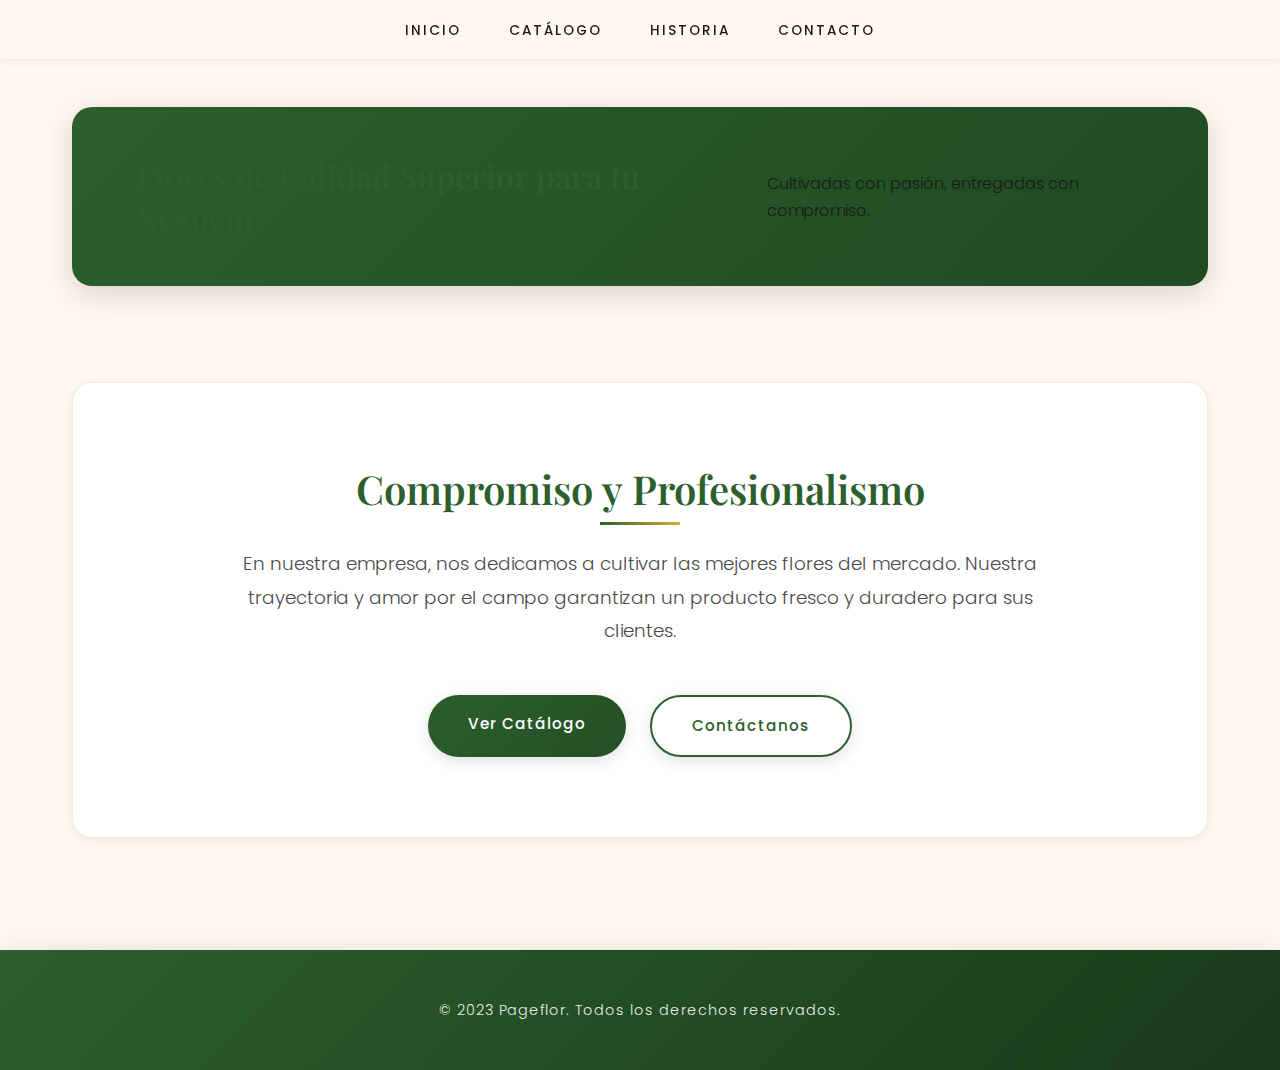
<file: index.html>
<!DOCTYPE html>
<html lang="es">

<head>
    <meta charset="UTF-8">
    <meta name="viewport" content="width=device-width, initial-scale=1.0">
    <title>Pageflor - Flores al por mayor</title>
    <link rel="stylesheet" href="css/styles.css">
</head>

<body>
    <header>
        <nav>
            <ul>
                <li><a href="index.html">Inicio</a></li>
                <li><a href="catalogo.html">Catálogo</a></li>
                <li><a href="historia.html">Historia</a></li>
                <li><a href="contacto.html">Contacto</a></li>
            </ul>
        </nav>
    </header>
    <main>
        <section class="hero">

            <h1>Flores de Calidad Superior para tu Negocio</h1>
            <p>Cultivadas con pasión, entregadas con compromiso.</p>
        </section>
        <section class="intro">
            <h2>Compromiso y Profesionalismo</h2>
            <p>En nuestra empresa, nos dedicamos a cultivar las mejores flores del mercado. Nuestra trayectoria y amor
                por el
                campo garantizan un producto fresco y duradero para sus clientes.</p>
            <div class="cta-container">
                <a href="catalogo.html" class="btn">Ver Catálogo</a>
                <a href="contacto.html" class="btn btn-secondary">Contáctanos</a>
            </div>
        </section>
    </main>
    <footer>
        <p>&copy; 2023 Pageflor. Todos los derechos reservados.</p>
    </footer>
</body>

</html>
</file>
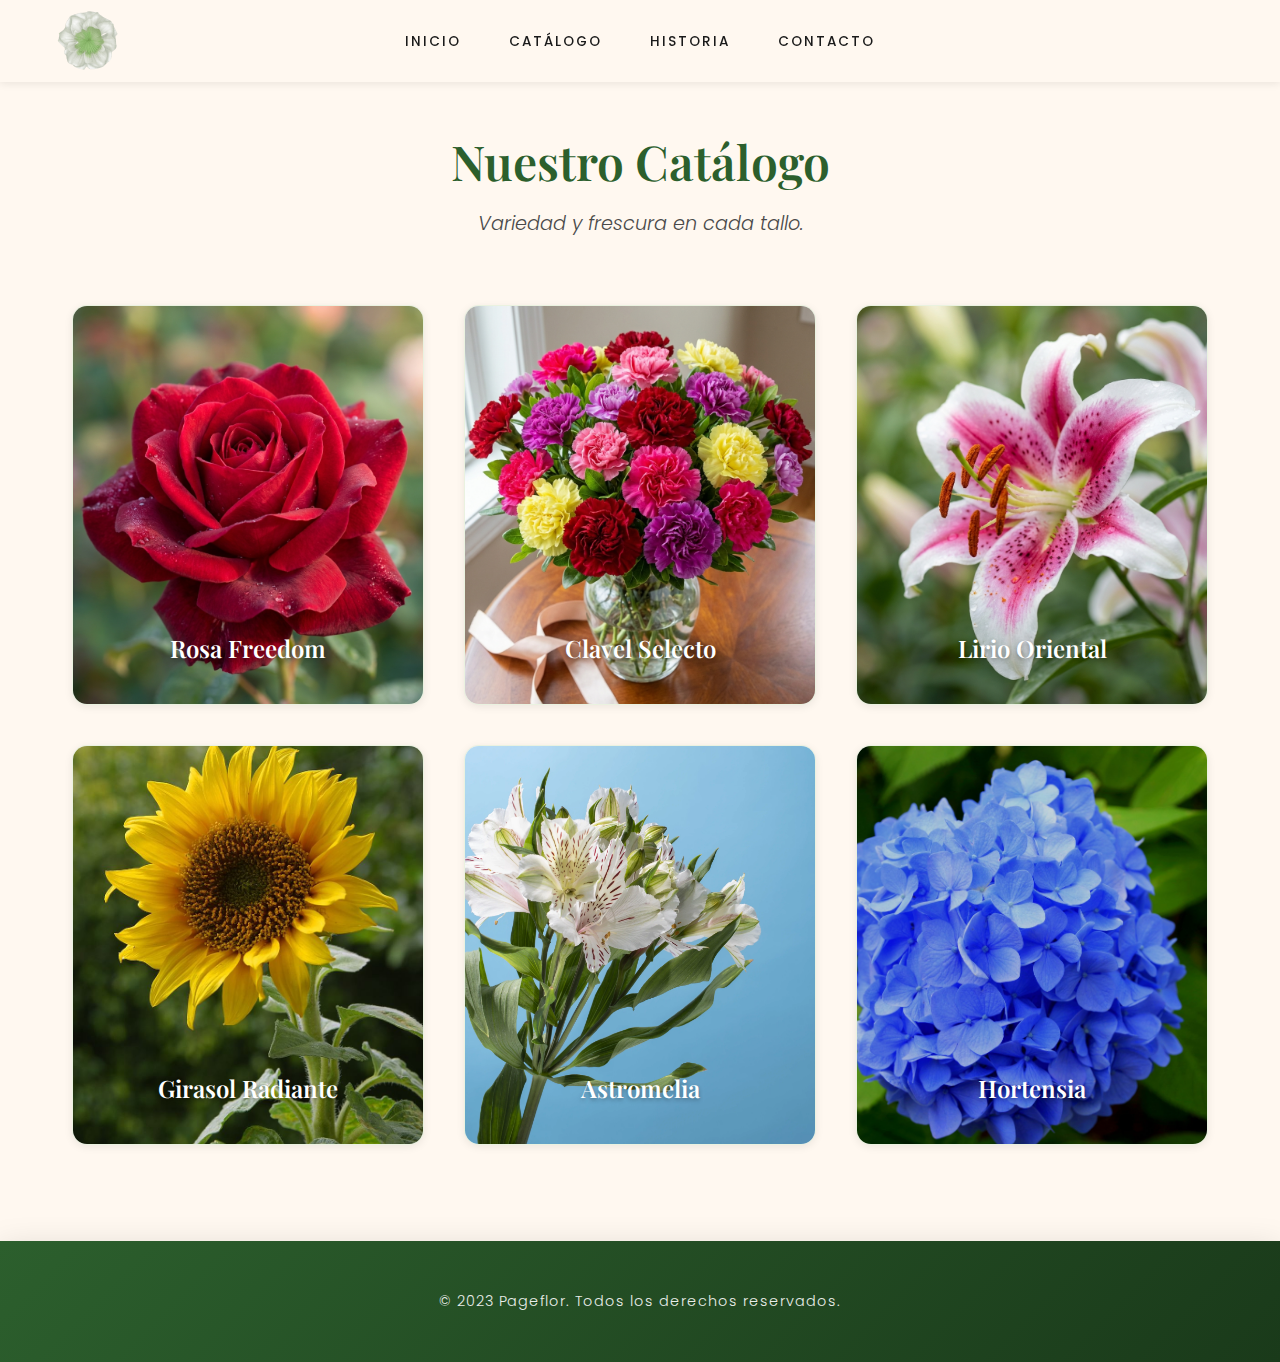
<file: catalogo.html>
<!DOCTYPE html>
<html lang="es">

<head>
    <meta charset="UTF-8">
    <meta name="viewport" content="width=device-width, initial-scale=1.0">
    <title>Catálogo - Pageflor</title>
    <link rel="stylesheet" href="css/styles.css">
</head>

<body>
    <header>
        <div class="header-container">
            <img src="img/Imagen de WhatsApp 2025-12-07 a las 14.24.19_942c1f52.png" alt="Pageflor Logo" class="logo">
            <nav>
                <ul>
                    <li><a href="index.html">Inicio</a></li>
                    <li><a href="catalogo.html">Catálogo</a></li>
                    <li><a href="historia.html">Historia</a></li>
                    <li><a href="contacto.html">Contacto</a></li>
                </ul>
            </nav>
        </div>
    </header>
    <main>
        <section class="catalogo-header">
            <h2>Nuestro Catálogo</h2>
            <p>Variedad y frescura en cada tallo.</p>
        </section>
        <section class="catalogo-grid">
            <article class="flor-card">
                <img src="img/rosa_freedom.png" alt="Rosa Freedom" class="flor-img">
                <h3>Rosa Freedom</h3>
                <p>El clásico rojo intenso, símbolo de elegancia.</p>
            </article>
            <article class="flor-card">
                <img src="img/clavel_selecto.png" alt="Clavel Selecto" class="flor-img">
                <h3>Clavel Selecto</h3>
                <p>Durabilidad y colores vibrantes para cualquier arreglo.</p>
            </article>
            <article class="flor-card">
                <img src="img/lirio_oriental.png" alt="Lirio Oriental" class="flor-img">
                <h3>Lirio Oriental</h3>
                <p>Aroma y presencia que cautivan.</p>
            </article>
            <article class="flor-card">
                <img src="img/girasol.jpg" alt="Girasol Radiante" class="flor-img">
                <h3>Girasol Radiante</h3>
                <p>Energía y luz en cada pétalo.</p>
            </article>
            <article class="flor-card">
                <img src="img/astromelia.webp" alt="Astromelia" class="flor-img">
                <h3>Astromelia</h3>
                <p>Versatilidad y belleza duradera.</p>
            </article>
            <article class="flor-card">
                <img src="img/hortencia.jpg" alt="Hortensia" class="flor-img">
                <h3>Hortensia</h3>
                <p>Volumen y delicadeza en tonos pastel.</p>
            </article>
        </section>
    </main>
    <footer>
        <p>&copy; 2023 Pageflor. Todos los derechos reservados.</p>
    </footer>
</body>

</html>
</file>
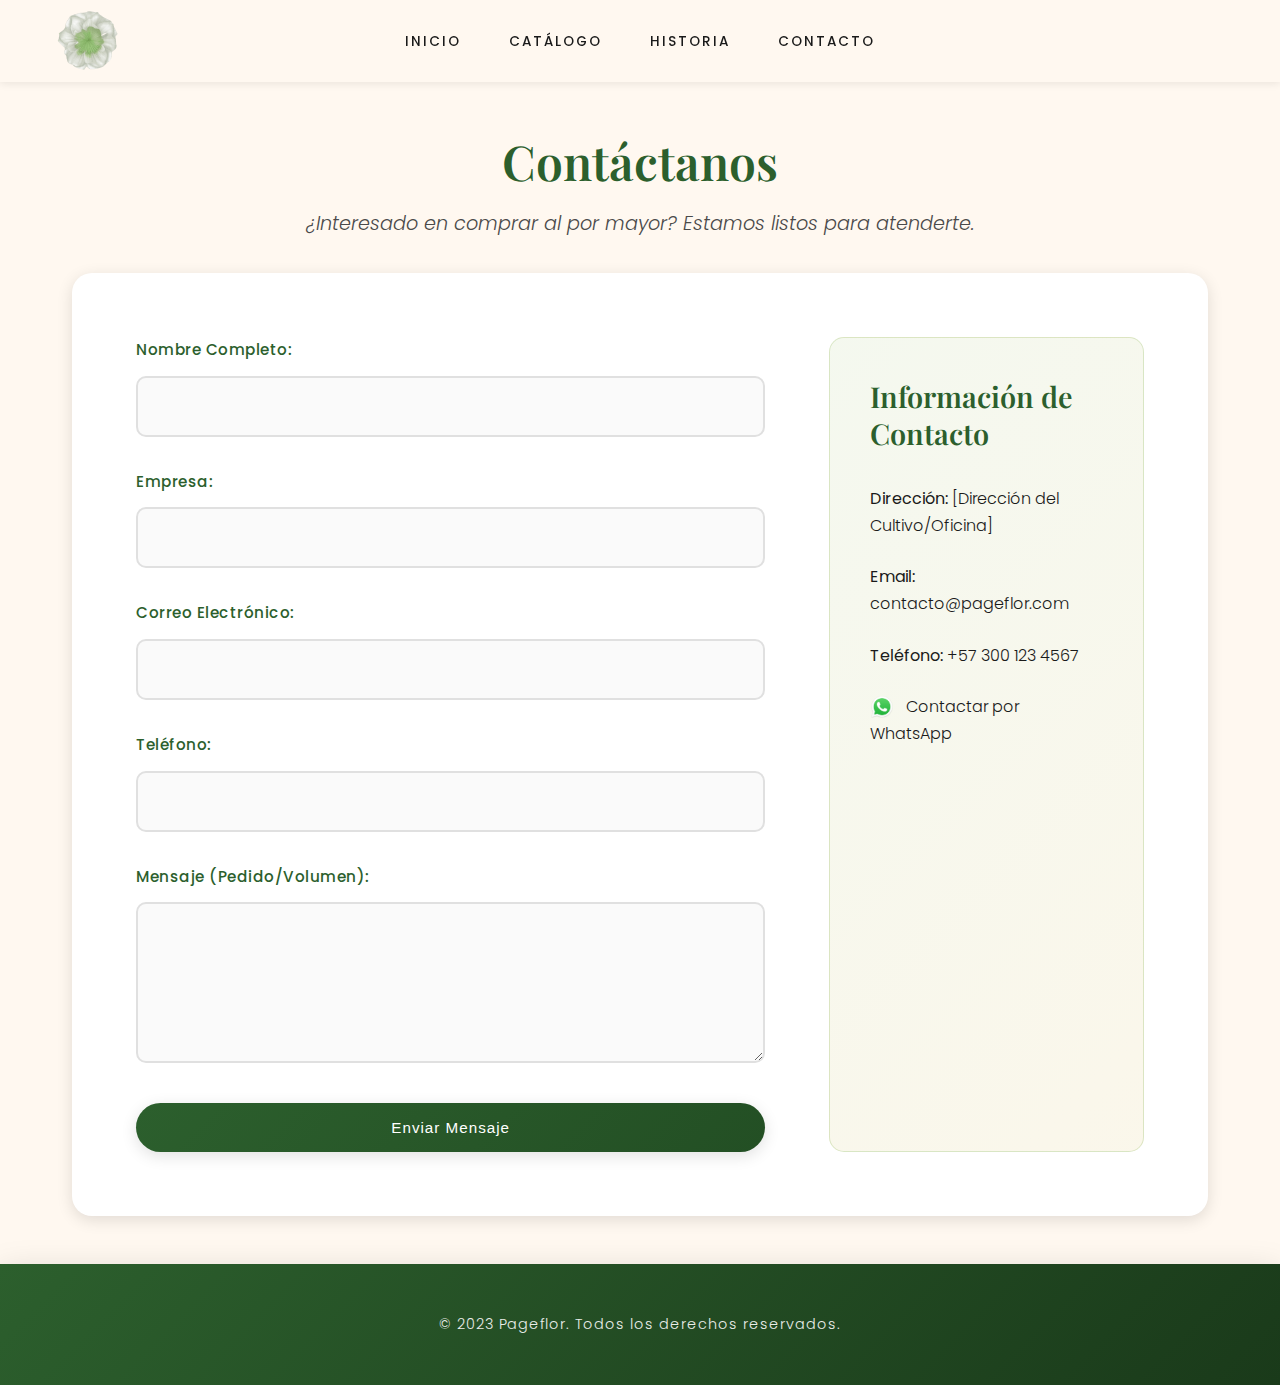
<file: contacto.html>
<!DOCTYPE html>
<html lang="es">

<head>
    <meta charset="UTF-8">
    <meta name="viewport" content="width=device-width, initial-scale=1.0">
    <title>Contacto - Pageflor</title>
    <link rel="stylesheet" href="css/styles.css">
</head>

<body>
    <header>
            <div class="header-container">
                <img src="img/Imagen de WhatsApp 2025-12-07 a las 14.24.19_942c1f52.png" alt="Pageflor Logo" class="logo">
        <nav>
            <ul>
                <li><a href="index.html">Inicio</a></li>
                <li><a href="catalogo.html">Catálogo</a></li>
                <li><a href="historia.html">Historia</a></li>
                <li><a href="contacto.html">Contacto</a></li>
            </ul>
        </nav>
            </div>      
    </header>
    <main>
        <section class="contacto-intro">
            <h2>Contáctanos</h2>
            <p>¿Interesado en comprar al por mayor? Estamos listos para atenderte.</p>
        </section>
        <div class="contacto-container">
            <form class="form-mayorista">
                <div class="form-group">
                    <label for="nombre">Nombre Completo:</label>
                    <input type="text" id="nombre" name="nombre" required>
                </div>
                <div class="form-group">
                    <label for="empresa">Empresa:</label>
                    <input type="text" id="empresa" name="empresa">
                </div>
                <div class="form-group">
                    <label for="email">Correo Electrónico:</label>
                    <input type="email" id="email" name="email" required>
                </div>
                <div class="form-group">
                    <label for="telefono">Teléfono:</label>
                    <input type="tel" id="telefono" name="telefono">
                </div>
                <div class="form-group">
                    <label for="mensaje">Mensaje (Pedido/Volumen):</label>
                    <textarea id="mensaje" name="mensaje" rows="5" required></textarea>
                </div>
                <button type="submit" class="btn">Enviar Mensaje</button>
            </form>
            <div class="info-contacto">
                <h3>Información de Contacto</h3>
                <ul>
                    <li><strong>Dirección:</strong> [Dirección del Cultivo/Oficina]</li>
                    <li><strong>Email:</strong> contacto@pageflor.com</li>
                    <li><strong>Teléfono:</strong> +57 300 123 4567</li>
                </ul>
                <a href="https://wa.me/573001234567?text=Hola,%20estoy%20interesado%20en%20comprar%20flores%20al%20por%20mayor"
                    target="_blank" class="btn-whatsapp">
                    <span class="whatsapp-icon"></span>
                    Contactar por WhatsApp
                </a>
            </div>
        </div>
    </main>
    <footer>
        <p>&copy; 2023 Pageflor. Todos los derechos reservados.</p>
    </footer>
</body>

</html>
</file>
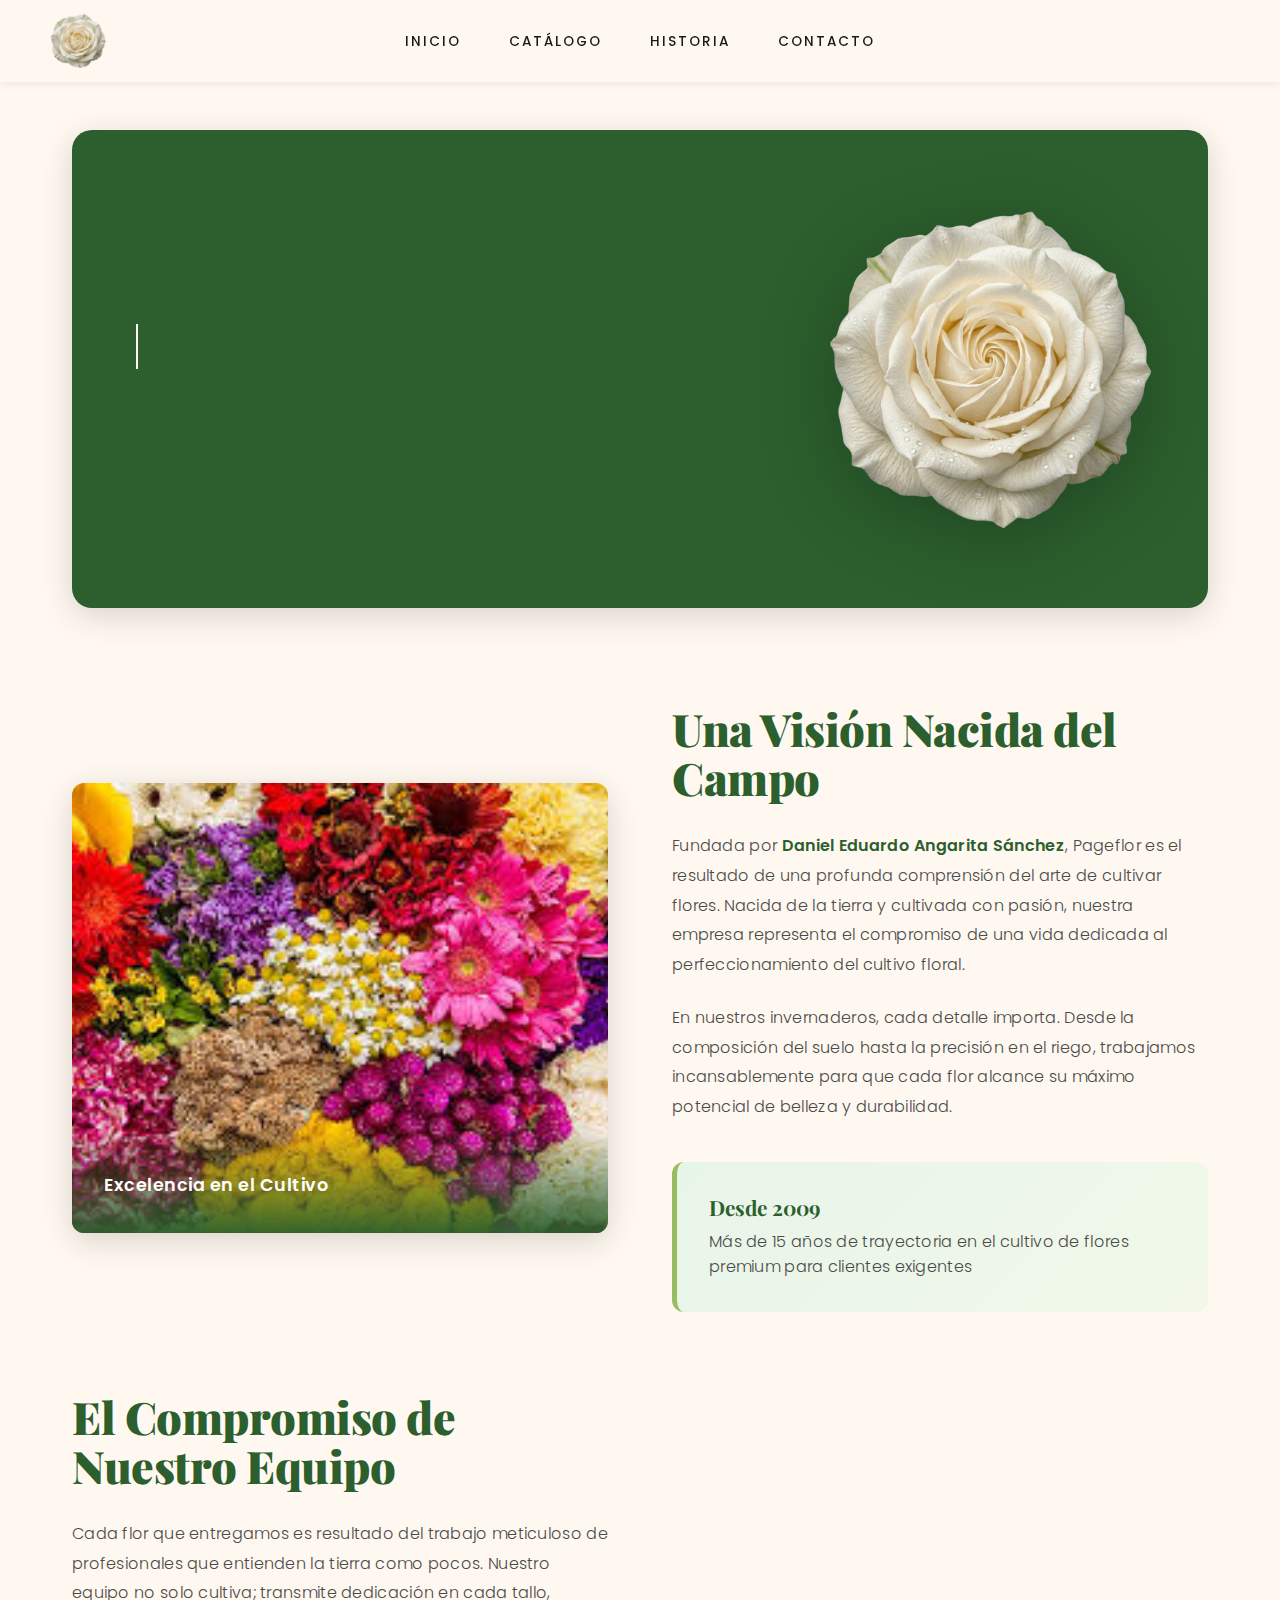
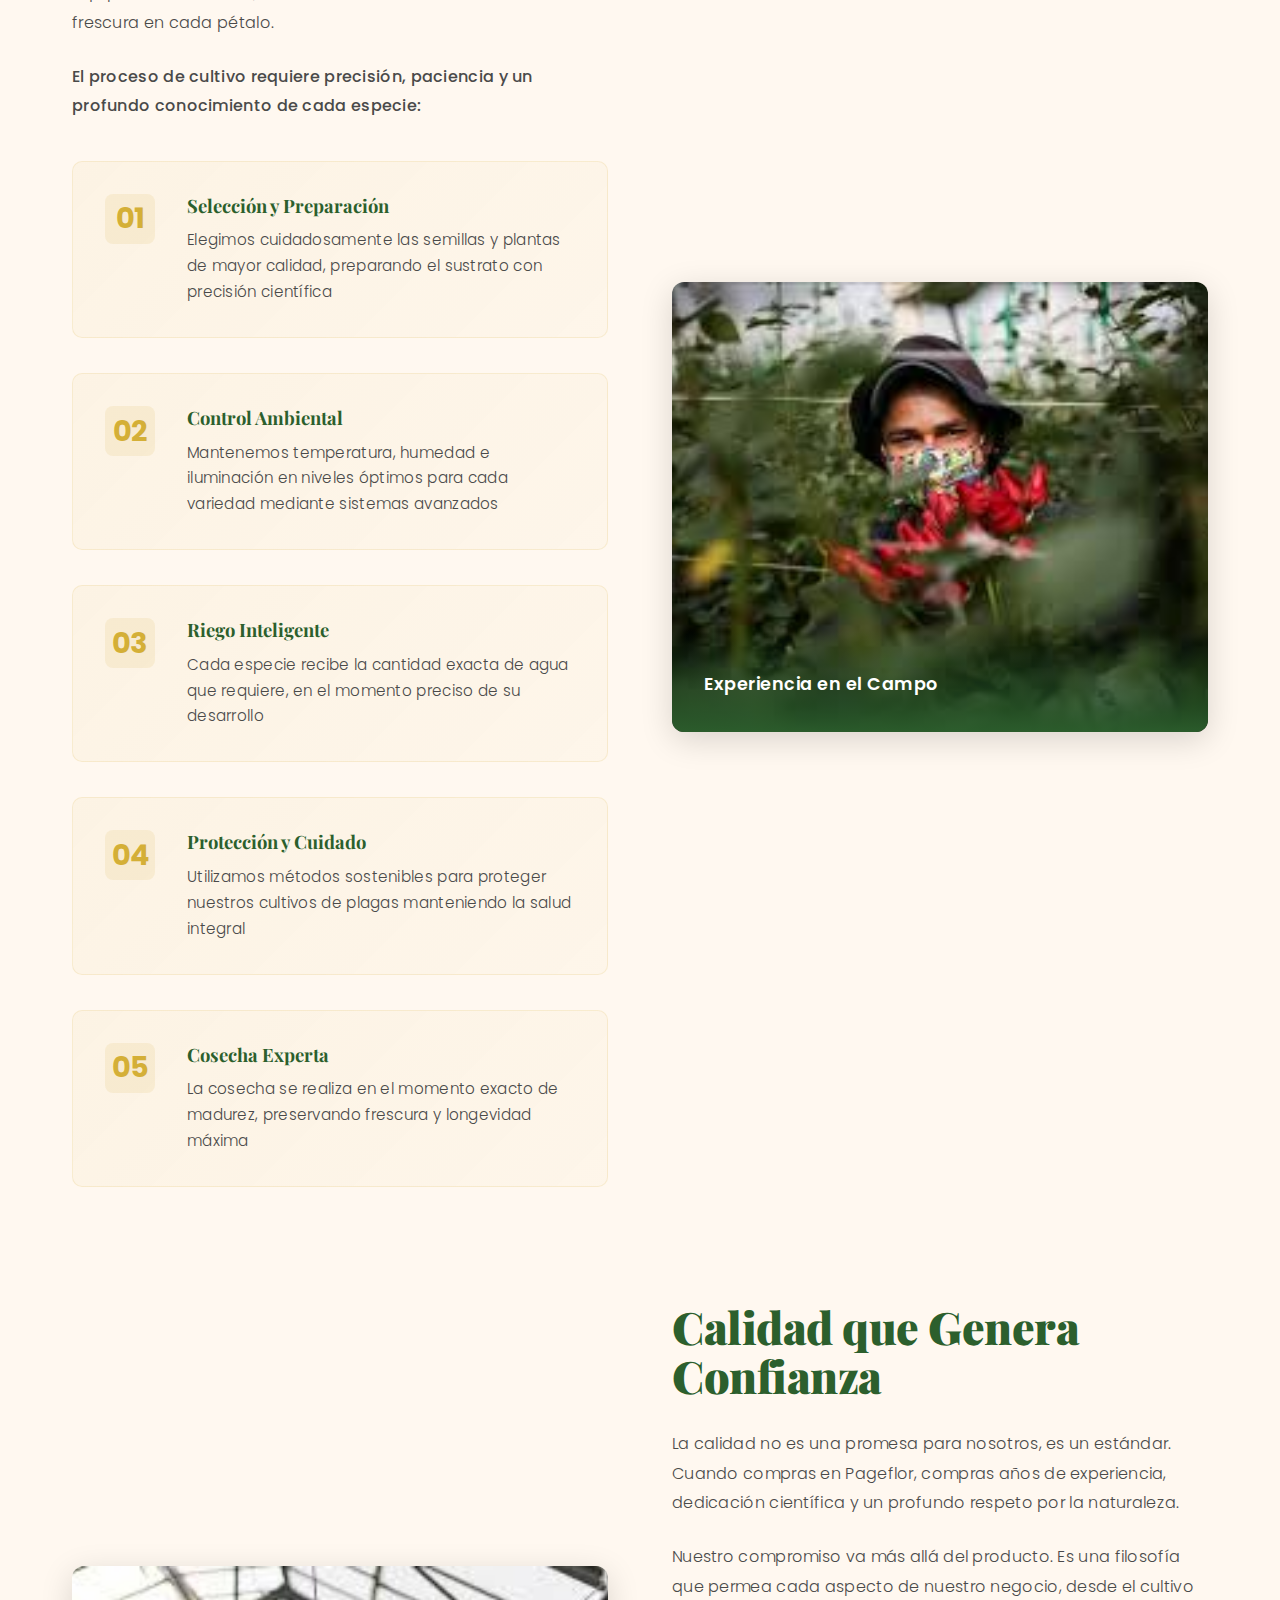
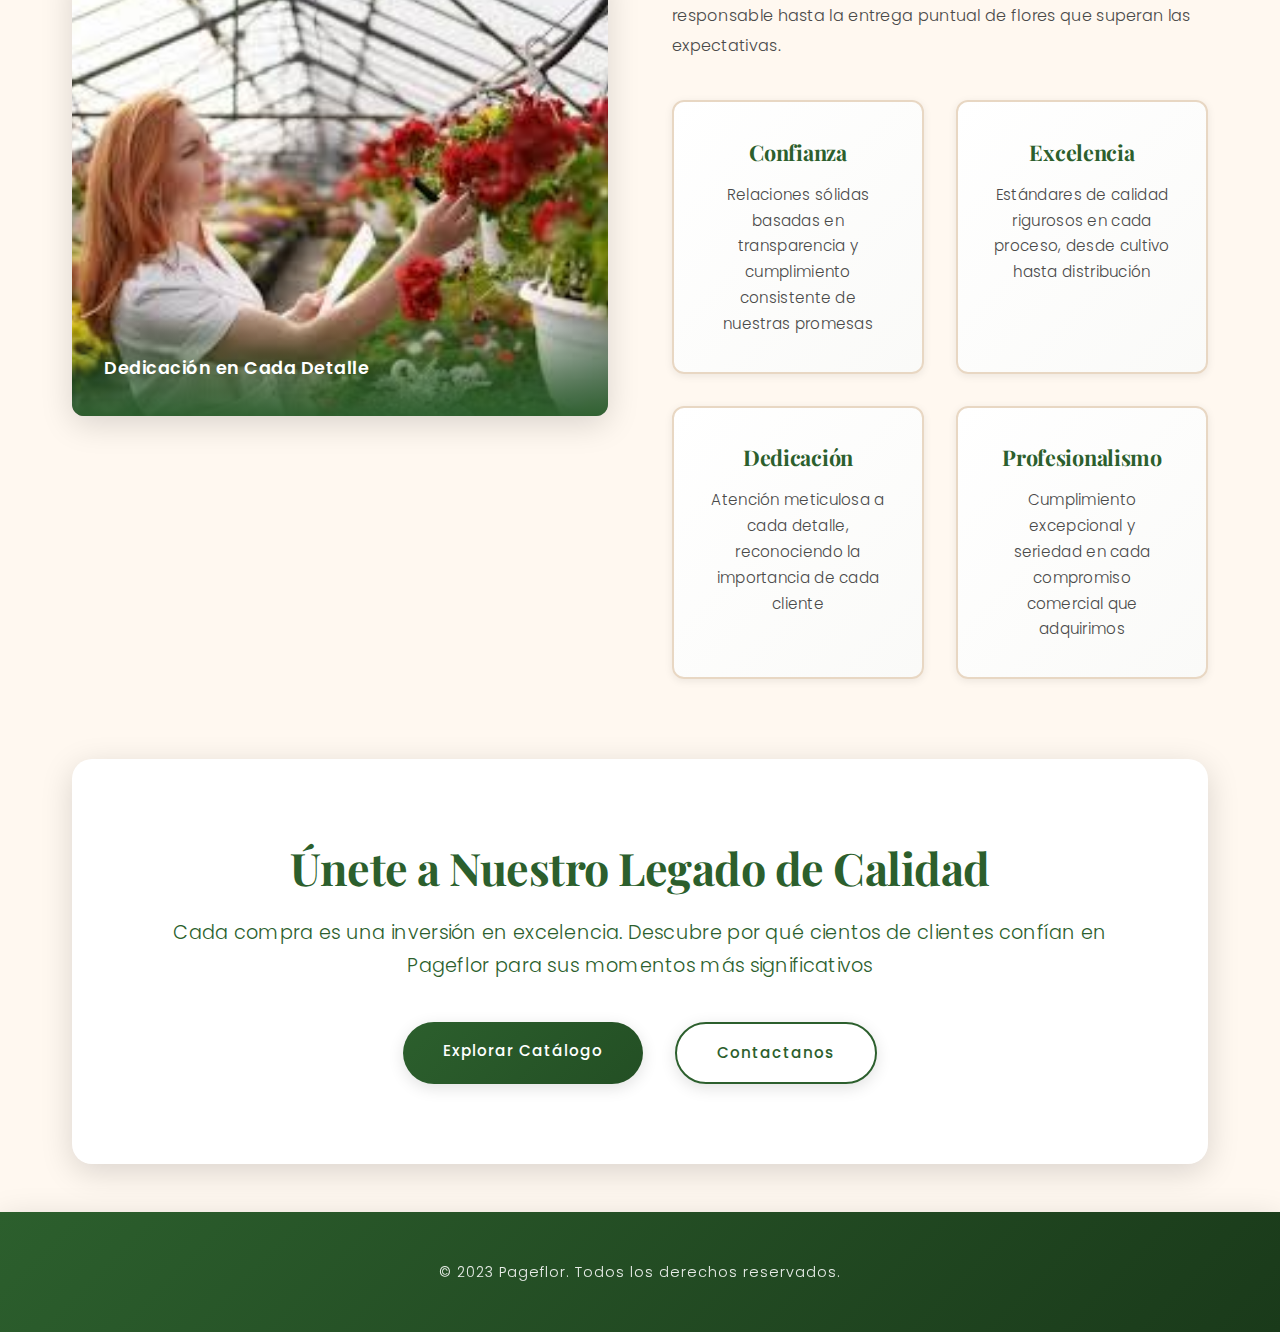
<file: historia.html>
<!DOCTYPE html>
<html lang="es">

<head>
    <meta charset="UTF-8">
    <meta name="viewport" content="width=device-width, initial-scale=1.0">
    <title>Historia - Pageflor</title>
    <link rel="stylesheet" href="css/styles.css">
</head>

<body>
    <header>
        <div class="header-container">
            <img src="img/blanca.png" alt="Pageflor Logo" class="logi">

            <nav>
                <ul>
                    <li><a href="index.html">Inicio</a></li>
                    <li><a href="catalogo.html">Catálogo</a></li>
                    <li><a href="historia.html">Historia</a></li>
                    <li><a href="contacto.html">Contacto</a></li>
                </ul>
            </nav>
        </div>
    </header>
    <main>
        <!-- HERO SECTION -->
        <section class="historia-hero">

            <div class="hero-container">
                <p class="typewriter line-1">Cada una de nuestras flores,</p>

                <p class="typewriter line-2">cuenta una historia diferente.</p>
            </div>
            <img src="img/blanca.png"
                alt="Daniel Eduardo Angarita Sánchez - Fundador" class="hero-image">
        </section>

        <!-- SECTION 1: ORIGEN Y VISIÓN -->
        <section class="historia-section alternada">
            <div class="historia-imagen">
                <img src="img/floresss.jpg" alt="Flores multicolor de máxima calidad" class="section-img">
                <div class="img-overlay">Excelencia en el Cultivo</div>
            </div>
            <div class="historia-texto">
                <h2>Una Visión Nacida del Campo</h2>
                <p>Fundada por <strong>Daniel Eduardo Angarita Sánchez</strong>, Pageflor es el resultado de una
                    profunda comprensión del arte de cultivar flores. Nacida de la tierra y cultivada con pasión,
                    nuestra empresa representa el compromiso de una vida dedicada al perfeccionamiento del cultivo
                    floral.</p>
                <p>En nuestros invernaderos, cada detalle importa. Desde la composición del suelo hasta la precisión en
                    el riego, trabajamos incansablemente para que cada flor alcance su máximo potencial de belleza y
                    durabilidad.</p>
                <div class="trust-badge">
                    <div class="badge-content">
                        <h4>Desde 2009</h4>
                        <p>Más de 15 años de trayectoria en el cultivo de flores premium para clientes exigentes</p>
                    </div>
                </div>
            </div>
        </section>

        <!-- SECTION 2: EL TRABAJO EN CAMPO -->
        <section class="historia-section">
            <div class="historia-texto">
                <h2>El Compromiso de Nuestro Equipo</h2>
                <p>Cada flor que entregamos es resultado del trabajo meticuloso de profesionales que entienden la tierra
                    como pocos. Nuestro equipo no solo cultiva; transmite dedicación en cada tallo, frescura en cada
                    pétalo.</p>
                <p class="intro-esfuerzo">El proceso de cultivo requiere precisión, paciencia y un profundo conocimiento
                    de cada especie:</p>
                <ul class="esfuerzo-list">
                    <li>
                        <span class="list-number">01</span>
                        <div>
                            <h4>Selección y Preparación</h4>
                            <p>Elegimos cuidadosamente las semillas y plantas de mayor calidad, preparando el sustrato
                                con precisión científica</p>
                        </div>
                    </li>
                    <li>
                        <span class="list-number">02</span>
                        <div>
                            <h4>Control Ambiental</h4>
                            <p>Mantenemos temperatura, humedad e iluminación en niveles óptimos para cada variedad
                                mediante sistemas avanzados</p>
                        </div>
                    </li>
                    <li>
                        <span class="list-number">03</span>
                        <div>
                            <h4>Riego Inteligente</h4>
                            <p>Cada especie recibe la cantidad exacta de agua que requiere, en el momento preciso de su
                                desarrollo</p>
                        </div>
                    </li>
                    <li>
                        <span class="list-number">04</span>
                        <div>
                            <h4>Protección y Cuidado</h4>
                            <p>Utilizamos métodos sostenibles para proteger nuestros cultivos de plagas manteniendo la
                                salud integral</p>
                        </div>
                    </li>
                    <li>
                        <span class="list-number">05</span>
                        <div>
                            <h4>Cosecha Experta</h4>
                            <p>La cosecha se realiza en el momento exacto de madurez, preservando frescura y longevidad
                                máxima</p>
                        </div>
                    </li>
                </ul>
            </div>
            <div class="historia-imagen">
                <img src="img/gente.jpg" alt="Floricultores expertos trabajando en el campo" class="section-img">
                <div class="img-overlay">Experiencia en el Campo</div>
            </div>
        </section>

        <!-- SECTION 3: CALIDAD Y CONFIANZA -->
        <section class="historia-section alternada">
            <div class="historia-imagen">
                <img src="img/campos.jpg" alt="Mujer cuidando flores en invernadero" class="section-img">
                <div class="img-overlay">Dedicación en Cada Detalle</div>
            </div>
            <div class="historia-texto">
                <h2>Calidad que Genera Confianza</h2>
                <p>La calidad no es una promesa para nosotros, es un estándar. Cuando compras en Pageflor, compras años
                    de experiencia, dedicación científica y un profundo respeto por la naturaleza.</p>
                <p>Nuestro compromiso va más allá del producto. Es una filosofía que permea cada aspecto de nuestro
                    negocio, desde el cultivo responsable hasta la entrega puntual de flores que superan las
                    expectativas.</p>

                <div class="valores-grid">
                    <div class="valor-card">
                        <h3>Confianza</h3>
                        <p>Relaciones sólidas basadas en transparencia y cumplimiento consistente de nuestras promesas
                        </p>
                    </div>
                    <div class="valor-card">
                        <h3>Excelencia</h3>
                        <p>Estándares de calidad rigurosos en cada proceso, desde cultivo hasta distribución</p>
                    </div>
                    <div class="valor-card">
                        <h3>Dedicación</h3>
                        <p>Atención meticulosa a cada detalle, reconociendo la importancia de cada cliente</p>
                    </div>
                    <div class="valor-card">
                        <h3>Profesionalismo</h3>
                        <p>Cumplimiento excepcional y seriedad en cada compromiso comercial que adquirimos</p>
                    </div>
                </div>
            </div>
        </section>

        <!-- SECTION 4: CTA FINAL -->
        <section class="historia-cta">
            <h2>Únete a Nuestro Legado de Calidad</h2>
            <p>Cada compra es una inversión en excelencia. Descubre por qué cientos de clientes confían en Pageflor para
                sus momentos más significativos</p>
            <div class="cta-buttons">
                <a href="catalogo.html" class="btn btn-primary">Explorar Catálogo</a>
                <a href="contacto.html" class="btn btn-secondary">Contactanos</a>
            </div>
        </section>
    </main>

    <footer class="historia-footer">
        <p>&copy; 2023 Pageflor. Todos los derechos reservados.</p>
    </footer>
</body>

</html>
</file>
<file: css/styles.css>
/* Pageflor - Diseño Elegante y Refinado */
@import url('https://fonts.googleapis.com/css2?family=Playfair+Display:wght@400;600;700&family=Poppins:wght@300;400;500;600&display=swap');

/* --- VARIABLES Y ESTILOS GLOBALES --- */

:root {
    --color-primario: #2C5F2D;
    --color-secundario: #97BC62;
    --color-acento: #D4AF37;
    --color-fondo: #FFF8F0;
    --color-blanco: #FFFFFF;
    --color-texto: #1A1A1A;
    --color-texto-claro: #4A4A4A;
    --font-heading: 'Playfair Display', serif;
    --font-body: 'Poppins', sans-serif;
    --shadow-sm: 0 2px 8px rgba(0, 0, 0, 0.08);
    --shadow-md: 0 4px 16px rgba(0, 0, 0, 0.12);
    --shadow-lg: 0 8px 32px rgba(0, 0, 0, 0.15);
    --transition-smooth: all 0.4s cubic-bezier(0.4, 0, 0.2, 1);
}

@keyframes rotate {
    from {
        transform: rotate(0deg);
    }

    to {
        transform: rotate(360deg);
    }
}

* {
    margin: 0;
    padding: 0;
    box-sizing: border-box;
}

html {
    scroll-behavior: smooth;
}

body {
    font-family: var(--font-body);
    background-color: var(--color-fondo);
    color: var(--color-texto);
    line-height: 1.7;
    font-weight: 300;
    overflow-x: hidden;
    display: flex;
    flex-direction: column;
    min-height: 100vh;
}


h1,


h2,
h3,
h4,
h5,
h6 {
    font-family: var(--font-heading);
    font-weight: 600;
    line-height: 1.3;
    color: var(--color-primario);
}

a {
    text-decoration: none;
    color: inherit;
    transition: var(--transition-smooth);
}

ul {
    list-style: none;
}

/* --- HEADER & NAVEGACIÓN --- */

header {
    background: linear-gradient(135deg, var(--color-blanco) 0%, #F5EFE6 100%);
    padding: 1rem 3rem;
    box-shadow: var(--shadow-sm);
    position: sticky;
    top: 0;
    z-index: 1000;
    backdrop-filter: blur(10px);
    background: transparent;
}

.header-container {
    display: flex;
    justify-content: center;
    align-items: center;
    gap: 2rem;
    position: relative;
    height: 50px;

}

.logo {
    height: 80px;
    width: auto;
    object-fit: contain;
    flex-shrink: 0;
    position: absolute;
    left: 0;
    cursor: pointer;
    transition: transform 0.6s ease-in-out;
}

.logo:hover {
    animation: rotate 0.6s ease-in-out;
}


nav ul {
    display: flex;
    justify-content: center;
    align-items: center;
    gap: 3rem;
}

nav a {
    font-weight: 500;
    text-transform: uppercase;
    letter-spacing: 2px;
    font-size: 0.85rem;
    color: var(--color-texto);
    position: relative;
    padding-bottom: 5px;


}

nav a::after {
    content: '';
    position: absolute;
    bottom: 0;
    left: 50%;
    transform: translateX(-50%) scaleX(0);
    width: 100%;
    height: 2px;
    background: linear-gradient(90deg, var(--color-primario), var(--color-acento));
    transition: transform 0.3s ease;
}

nav a:hover::after {
    transform: translateX(-50%) scaleX(1);
}

nav a:hover {
    color: var(--color-primario);
}

/* --- FOOTER --- */

footer {
    background: linear-gradient(135deg, var(--color-primario) 0%, #1A3A1A 100%);
    color: var(--color-blanco);
    text-align: center;
    padding: 3rem 2rem;
    margin-top: auto;
    box-shadow: var(--shadow-lg);
}

footer p {
    font-size: 0.9rem;
    font-weight: 300;
    letter-spacing: 1px;
    opacity: 0.9;
}

/* --- MAIN --- */

main {
    max-width: 1200px;
    margin: 0 auto;
    padding: 3rem 2rem;
    flex: 1;
    width: 100%;
}

/* --- HISTORIA PAGE SECTIONS --- */

.trayectoria,
.valores-section {
    background: linear-gradient(135deg, var(--color-primario) 0%, #1F4A20 100%);
    color: var(--color-blanco);
    padding: 3rem 2.5rem;
    border-radius: 25px;
    margin-bottom: 2.5rem;
    box-shadow: var(--shadow-md);
    transition: var(--transition-smooth);
}

.trayectoria:hover,
.valores-section:hover {
    transform: translateY(-3px);
    box-shadow: var(--shadow-lg);
}

.trayectoria h2,
.valores-section h2 {
    color: var(--color-blanco);
    font-size: 2.2rem;
    margin-bottom: 1.5rem;
    text-align: center;
}

.trayectoria p {
    font-size: 1.1rem;
    line-height: 1.8;
    margin-bottom: 1rem;
    color: rgba(255, 255, 255, 0.95);
}

.valores-section ul.valores {
    list-style: none;
    padding: 0;
}

.valores-section ul.valores li {
    font-size: 1.05rem;
    line-height: 1.8;
    margin-bottom: 1.2rem;
    padding-left: 2rem;
    position: relative;
    color: rgba(255, 255, 255, 0.95);
}

.valores-section ul.valores li::before {
    content: '✓';
    position: absolute;
    left: 0;
    color: var(--color-acento);
    font-weight: bold;
    font-size: 1.3rem;
}

.valores-section ul.valores li strong {
    color: var(--color-acento);
}

/* --- PÁGINA HISTORIA PREMIUM --- */

.historia-hero {
    background-color: var(--color-primario);
    border-radius: 20px;
    padding: 4rem 4rem;
    margin-bottom: 6rem;
    display: flex;
    justify-content: space-between;
    align-items: center;
    gap: 4rem;
    box-shadow: var(--shadow-lg);
    position: relative;
    overflow: hidden;

}

.historia-hero::before {
    content: '';
    position: absolute;
    top: -50%;
    right: -50%;
    width: 500px;
    height: 500px;
    background: radial-gradient(circle, rgba(212, 175, 55, 0.15) 0%, transparent 70%);
    border-radius: 50%;
}

.hero-content {
    flex: 1;
    z-index: 1;
    color: var(--color-blanco);
}

.hero-content h1 {
    font-size: 3.2rem;
    color: var(--color-blanco);
    margin-bottom: 1.2rem;
    line-height: 1.1;
    font-weight: 700;
    letter-spacing: -0.5px;
}

.linea-1,
.linea-2 {
    overflow: hidden;
    white-space: nowrap;
    border-right: .15em solid var(--color-blanco);
    font-size: 30px;
    color: var(--color-blanco);
    width: 0;
    /* Empiezan invisibles */
}

/* Estilos generales del contenedor para centrar */
.hero-container {
    text-align: left;
    /* O center, según prefieras */
    display: inline-block;
}

/* Estilos base para ambas líneas (sin animación aún) */
.typewriter {
    font-size: 30px;
    /* Ajusta a tu gusto */
    color: #ffebd5;
    font-weight: 300;
    line-height: 1.5;

    overflow: hidden;
    /* Esconde el texto */
    white-space: nowrap;
    /* Fuerza una sola línea */
    margin: 0;
    width: 0;
    /* Empiezan invisibles (ancho 0) */
}

/* --- ANIMACIÓN LÍNEA 1 --- */
.line-1 {
    border-right: 2px solid#FFF8F0;
    /* Cursor inicial */

    /* 1. typing: Dura 2.5s.
       2. blink-caret: Parpadea.
       3. hide-caret: QUITA el cursor al final (para que baje a la linea 2)
    */
    animation:
        typing 2.5s steps(40, end) forwards,
        blink-caret .75s step-end infinite,
        hide-caret 0s step-end 2.5s forwards;
    /* Se activa a los 2.5s */
}

/* --- ANIMACIÓN LÍNEA 2 --- */
.line-2 {
    border-right: 2px solid #FFF8F0;
    /* Cursor */
    border-right-color: transparent;
    /* Invisible al principio */
    
    /* Delay de 2.5s (espera a que termine la línea 1)
    */
    animation:
        typing 2.5s steps(40, end) 2.5s forwards,
        blink-caret .75s step-end infinite 2.5s;
    /* El cursor empieza a parpadear a los 2.5s */
}


/* --- KEYFRAMES (Las instrucciones de movimiento) --- */

/* Efecto de escritura (abrir el ancho) */
@keyframes typing {
    from {
        width: 0
    }

    to {
        width: 100%
    }
}

/* El parpadeo del cursor */
@keyframes blink-caret {

    from,
    to {
        border-color: transparent
    }

    50% {
        border-color: white;
    }
}

/* Truco para ocultar el cursor de la línea 1 cuando termina */
@keyframes hide-caret {
    to {
        border-right-color: transparent;
    }
}

.hero-image {
    flex: 0 0 350px;
    height: 350px;
    width: 100%;
    object-fit: contain;
    filter: drop-shadow(0 15px 35px rgba(10, 255, 39, 0.25));
    background: fixed;
    margin-right: -20px;
  
}

/* SECCIONES DE HISTORIA */

.historia-section {
    display: grid;
    grid-template-columns: 1fr 1fr;
    gap: 4rem;
    align-items: center;
    margin-bottom: 5rem;
}

.historia-section.alternada {
    grid-template-columns: 1fr 1fr;
}

.historia-section.alternada .historia-imagen {
    order: -1;
}

.historia-imagen {
    position: relative;
    border-radius: 12px;
    overflow: hidden;
    box-shadow: var(--shadow-lg);
    height: 450px;
}

.section-img {
    width: 100%;
    height: 100%;
    object-fit: cover;
    transition: transform 0.6s ease-out;
}

.historia-imagen:hover .section-img {
    transform: scale(1.04);
}

.img-overlay {
    position: absolute;
    bottom: 0;
    left: 0;
    right: 0;
    background: linear-gradient(to top, rgba(44, 95, 45, 0.95), transparent);
    color: white;
    padding: 2.5rem 2rem 2rem;
    font-size: 1.1rem;
    font-weight: 600;
    letter-spacing: 0.5px;
}

.historia-texto h2 {
    font-size: 2.8rem;
    color: var(--color-primario);
    margin-bottom: 1.8rem;
    line-height: 1.1;
    font-weight: 900;
    letter-spacing: -0.5px;

}

.historia-texto p {
    font-size: 1rem;
    line-height: 1.85;
    color: var(--color-texto-claro);
    margin-bottom: 1.5rem;
    letter-spacing: 0.3px;

}

.historia-texto strong {
    color: var(--color-primario);
    font-weight: 600;
}

.intro-esfuerzo {
    color: var(--color-primario);
    font-weight: 500;
    margin-bottom: 2rem !important;
}

.trust-badge {
    background: linear-gradient(135deg, #E8F5E9 0%, #F1F8E9 100%);
    padding: 2rem;
    border-radius: 12px;
    border-left: 5px solid var(--color-secundario);
    margin-top: 2.5rem;
}

.badge-content h4 {
    color: var(--color-primario);
    font-size: 1.3rem;
    margin-bottom: 0.5rem;
    font-weight: 700;
}

.badge-content p {
    color: var(--color-texto-claro);
    margin: 0;
    font-size: 1rem;
    line-height: 1.6;
}

/* LISTA DE ESFUERZO NUMERADA */

.esfuerzo-list {
    list-style: none;
    padding: 0;
    margin: 2.5rem 0 2rem;
}

.esfuerzo-list li {
    display: flex;
    align-items: flex-start;
    gap: 2rem;
    margin-bottom: 2.2rem;
    padding: 2rem;
    background: linear-gradient(135deg, rgba(212, 175, 55, 0.06) 0%, rgba(212, 175, 55, 0.03) 100%);
    border-radius: 10px;
    border: 1px solid rgba(212, 175, 55, 0.15);
    transition: var(--transition-smooth);
}

.esfuerzo-list li:hover {
    background: linear-gradient(135deg, rgba(212, 175, 55, 0.12) 0%, rgba(212, 175, 55, 0.08) 100%);
    border-color: rgba(212, 175, 55, 0.25);
    transform: translateX(8px);
}

.list-number {
    flex-shrink: 0;
    font-size: 1.8rem;
    font-weight: 700;
    color: var(--color-acento);
    width: 50px;
    height: 50px;
    display: flex;
    align-items: center;
    justify-content: center;
    background: rgba(212, 175, 55, 0.12);
    border-radius: 8px;
}

.esfuerzo-list li>div {
    flex: 1;
}

.esfuerzo-list h4 {
    color: var(--color-primario);
    font-size: 1.15rem;
    margin: 0 0 0.6rem 0;
    font-weight: 700;
}

.esfuerzo-list p {
    color: var(--color-texto-claro);
    font-size: 0.95rem;
    line-height: 1.7;
    margin: 0;
}

/* GRID DE VALORES */

.valores-grid {
    display: grid;
    grid-template-columns: 1fr 1fr;
    gap: 2rem;
    margin-top: 2.5rem;
}

.valor-card {
    background: linear-gradient(135deg, var(--color-blanco) 0%, #FAFAF8 100%);
    padding: 2.2rem;
    border-radius: 12px;
    text-align: center;
    border: 2px solid #E8D7C3;
    transition: var(--transition-smooth);
    box-shadow: var(--shadow-sm);
}

.valor-card:hover {
    transform: translateY(-6px);
    box-shadow: var(--shadow-md);
    border-color: var(--color-acento);
    background: linear-gradient(135deg, var(--color-blanco) 0%, #FFFBF7 100%);
}

.valor-card h3 {
    color: var(--color-primario);
    font-size: 1.35rem;
    margin-bottom: 1rem;
    font-weight: 700;
    letter-spacing: -0.3px;
}

.valor-card p {
    color: var(--color-texto-claro);
    font-size: 0.95rem;
    line-height: 1.7;
    margin: 0;
}

/* CTA FINAL */

.historia-cta {
    background-color: white;
    border-radius: 20px;
    padding: 5rem 4rem;
    text-align: center;
    margin-top: 5rem;
    box-shadow: var(--shadow-lg);
    color: var(--color-blanco);
    position: relative;
    overflow: hidden;
}

.historia-cta::before {
    content: '';
    position: absolute;
    top: -50%;
    left: -50%;
    width: 500px;
    height: 500px;
    background: radial-gradient(circle, rgba(212, 175, 55, 0.1) 0%, transparent 70%);
    border-radius: 50%;
}

.historia-cta h2 {
    color: var(--color-primario);
    font-size: 2.8rem;
    margin-bottom: 1.2rem;
    font-weight: 700;
    letter-spacing: -0.5px;
    position: relative;
    z-index: 1;
}

.historia-cta p {
    font-size: 1.2rem;
    color: var(--color-primario);
    margin-bottom: 2.5rem;
    line-height: 1.7;
    position: relative;
    z-index: 1;
    letter-spacing: 0.3px;
}

.cta-buttons {
    display: flex;
    justify-content: center;
    gap: 2rem;
    flex-wrap: wrap;
    position: relative;
    z-index: 1;
}

.btn-primary {
    background: linear-gradient(135deg, var(--color-secundario) 0%, #7BA855 100%);
    border: none;
}

.btn-primary:hover {
    background: linear-gradient(135deg, #8BC66D 0%, #9BD478 100%);
}

/* ANIMACIÓN */

@keyframes fadeInUp {
    from {
        opacity: 0;
        transform: translateY(40px);
    }

    to {
        opacity: 1;
        transform: translateY(0);
    }
}

.historia-section {
    animation: fadeInUp 0.8s ease-out;
}

/* RESPONSIVE HISTORIA */

@media (max-width: 1200px) {
    .historia-hero {
        padding: 4rem 3rem;
        gap: 3rem;
    }

    .hero-content h1 {
        font-size: 2.8rem;
    }

    .hero-image {
        flex: 0 0 280px;
        height: 280px;
    }

    .historia-section {
        gap: 3rem;
    }

    .valores-grid {
        grid-template-columns: 1fr;
    }
}

@media (max-width: 1024px) {
    .historia-hero {
        flex-direction: column;
        text-align: center;
        padding: 3.5rem 2.5rem;
        margin-bottom: 4rem;
    }

    .hero-content h1 {
        font-size: 2.3rem;
    }

    .hero-subtitle {
        font-size: 1.1rem;
    }

    .hero-image {
        flex: 0 0 250px;
        height: 250px;
    }

    .historia-section {
        grid-template-columns: 1fr;
        gap: 2.5rem;
        margin-bottom: 3.5rem;
    }

    .historia-section.alternada .historia-imagen {
        order: 0;
    }

    .historia-texto h2 {
        font-size: 2.2rem;
    }

    .historia-imagen {
        height: 350px;
    }
}

@media (max-width: 768px) {
    .historia-hero {
        padding: 2.5rem 1.5rem;
        margin-bottom: 3rem;
    }

    .hero-content h1 {
        font-size: 1.8rem;
        margin-bottom: 1rem;
    }

    .hero-subtitle {
        font-size: 1rem;
    }

    .hero-image {
        flex: 0 0 200px;
        height: 200px;
    }

    .historia-texto h2 {
        font-size: 1.8rem;
    }

    .historia-texto p {
        font-size: 1rem;
    }

    .esfuerzo-list li {
        flex-direction: column;
        gap: 1rem;
        padding: 1.5rem;
    }

    .lista-number {
        width: 40px;
        height: 40px;
        font-size: 1.4rem;
    }

    .historia-imagen {
        height: 300px;
    }

    .valores-grid {
        grid-template-columns: 1fr;
        gap: 1.5rem;
    }

    .valor-card {
        padding: 1.8rem;
    }

    .historia-cta {
        padding: 3rem 1.5rem;
        margin-top: 3rem;
    }

    .historia-cta h2 {
        font-size: 2rem;
    }

    .cta-buttons {
        gap: 1rem;
        flex-direction: column;
    }

    .btn {
        width: 100%;
    }
}

/* --- BOTONES --- */

.btn {
    display: inline-block;
    background: linear-gradient(135deg, var(--color-primario) 0%, #234F24 100%);
    color: var(--color-blanco);
    padding: 1rem 2.5rem;
    border-radius: 50px;
    font-weight: 500;
    font-size: 0.95rem;
    letter-spacing: 1px;
    border: none;
    cursor: pointer;
    position: relative;
    overflow: hidden;
    transition: var(--transition-smooth);
    box-shadow: var(--shadow-md);
}

.btn::before {
    content: '';
    position: absolute;
    top: 0;
    left: -100%;
    width: 100%;
    height: 100%;
    background: linear-gradient(90deg, transparent, rgba(255, 255, 255, 0.2), transparent);
    transition: left 0.5s ease;
}

.btn:hover::before {
    left: 100%;
}

.btn:hover {
    transform: translateY(-3px);
    box-shadow: var(--shadow-lg);
}

.btn-secondary {
    background: transparent;
    color: var(--color-primario);
    border: 2px solid var(--color-primario);
}

.btn-secondary:hover {
    background: linear-gradient(135deg, var(--color-primario) 0%, #234F24 100%);
    color: var(--color-blanco);
}

/* --- HERO SECTION CON COLLAGE --- */

.hero {
    background: linear-gradient(135deg, var(--color-primario) 0%, #1F4A20 100%);
    border-radius: 20px;
    padding: 3rem 4rem;
    margin-bottom: 6rem;
    display: flex;
    justify-content: space-between;
    align-items: center;
    gap: 4rem;
    box-shadow: var(--shadow-lg);
    position: relative;
    overflow: hidden;
}

.hero::before {
    content: '';
    position: absolute;
    top: -50%;
    right: -50%;
    width: 500px;
    height: 500px;
    background: radial-gradient(circle, rgba(212, 175, 55, 0.15) 0%, transparent 70%);
    border-radius: 50%;
}

.hero-content {
    flex: 1;
    z-index: 1;
    color: var(--color-blanco);
}

.hero-content h1 {
    font-size: 3.2rem;
    color: var(--color-blanco);
    margin-bottom: 1.2rem;
    line-height: 1.1;
    font-weight: 700;
    letter-spacing: -0.5px;
}

.hero-subtitle {
    font-size: 1.25rem;
    color: rgba(255, 255, 255, 0.85);
    line-height: 1.7;
    font-weight: 300;
    letter-spacing: 0.5px;
    margin: 0;
}

.hero-image {
    flex: 0 0 350px;
    height: 350px;
    width: 100%;
    object-fit: contain;
    filter: drop-shadow(0 15px 35px rgba(0, 0, 0, 0.25));
}.collage-2 {
    top: 10%;
    right: 8%;
    width: 150px;
    height: 150px;
    animation: float-2 18s ease-in-out infinite;
}

.collage-3 {
    bottom: 15%;
    left: 10%;
    width: 160px;
    height: 160px;
    animation: float-3 20s ease-in-out infinite;
}

.collage-4 {
    top: 50%;
    right: 5%;
    width: 140px;
    height: 140px;
    animation: float-4 17s ease-in-out infinite;
}

.collage-5 {
    bottom: 8%;
    right: 15%;
    width: 170px;
    height: 170px;
    animation: float-5 19s ease-in-out infinite;
}

.collage-6 {
    top: 35%;
    left: 8%;
    width: 130px;
    height: 130px;
    animation: float-6 16s ease-in-out infinite;
}

@keyframes float-1 {

    0%,
    100% {
        transform: translate(0, 0) rotate(0deg);
    }

    50% {
        transform: translate(10px, -15px) rotate(3deg);
    }
}

@keyframes float-2 {

    0%,
    100% {
        transform: translate(0, 0) rotate(0deg);
    }

    50% {
        transform: translate(-12px, 10px) rotate(-2deg);
    }
}

@keyframes float-3 {

    0%,
    100% {
        transform: translate(0, 0) rotate(0deg);
    }

    50% {
        transform: translate(8px, 12px) rotate(2deg);
    }
}

@keyframes float-4 {

    0%,
    100% {
        transform: translate(0, 0) rotate(0deg);
    }

    50% {
        transform: translate(-10px, -8px) rotate(-3deg);
    }
}

@keyframes float-5 {

    0%,
    100% {
        transform: translate(0, 0) rotate(0deg);
    }

    50% {
        transform: translate(15px, -10px) rotate(4deg);
    }
}

@keyframes float-6 {

    0%,
    100% {
        transform: translate(0, 0) rotate(0deg);
    }

    50% {
        transform: translate(-8px, 15px) rotate(-2deg);
    }
}


/* --- INTRO SECTION --- */

.intro {
    text-align: center;
    padding: 5rem 3rem;
    background: var(--color-blanco);
    border-radius: 20px;
    box-shadow: var(--shadow-sm);
    margin-bottom: 4rem;
    border: 1px solid rgba(212, 175, 55, 0.2);
}

.intro h2 {
    font-size: 2.5rem;
    margin-bottom: 2rem;
    position: relative;
    display: inline-block;
}

.intro h2::after {
    content: '';
    position: absolute;
    bottom: -10px;
    left: 50%;
    transform: translateX(-50%);
    width: 80px;
    height: 3px;
    background: linear-gradient(90deg, var(--color-primario), var(--color-acento));
}

.intro p {
    max-width: 800px;
    margin: 0 auto 3rem;
    font-size: 1.15rem;
    color: var(--color-texto-claro);
    line-height: 1.8;
}

.cta-container {
    display: flex;
    justify-content: center;
    gap: 1.5rem;
    flex-wrap: wrap;
}

/* --- CATÁLOGO --- */

.catalogo-header {
    text-align: center;
    margin-bottom: 4rem;
}

.catalogo-header h2 {
    font-size: 3rem;
    margin-bottom: 1rem;
}

.catalogo-header p {
    font-size: 1.2rem;
    color: var(--color-texto-claro);
    font-style: italic;
}

.catalogo-grid {
    display: grid;
    grid-template-columns: repeat(3, 1fr);
    gap: 2.5rem;
    margin-bottom: 3rem;
}

.flor-card {
    background: var(--color-blanco);
    border-radius: 15px;
    overflow: hidden;
    box-shadow: var(--shadow-sm);
    transition: var(--transition-smooth);
    text-align: center;
    border: 1px solid rgba(151, 188, 98, 0.2);
    position: relative;
    height: 400px;
}

.flor-card::before {
    content: '';
    position: absolute;
    top: 0;
    left: 0;
    right: 0;
    bottom: 0;
    background: linear-gradient(to top, rgba(44, 95, 45, 0.9), transparent);
    opacity: 0;
    transition: opacity 0.4s ease;
    z-index: 1;
}

.flor-card:hover::before {
    opacity: 1;
}

.flor-card:hover {
    transform: translateY(-5px);
    box-shadow: var(--shadow-lg);
}

.flor-img {
    width: 100%;
    height: 100%;
    object-fit: cover;
    display: block;
    transition: transform 0.6s ease;
}

.flor-card:hover .flor-img {
    transform: scale(1.1);
}

.flor-card h3 {
    position: absolute;
    bottom: 60px;
    left: 0;
    width: 100%;
    padding: 0 1.5rem;
    font-size: 1.5rem;
    color: var(--color-blanco);
    z-index: 2;
    transform: translateY(20px);
    transition: transform 0.4s ease;
    text-shadow: 0 2px 4px rgba(0, 0, 0, 0.3);
}

.flor-card p {
    position: absolute;
    bottom: 20px;
    left: 0;
    width: 100%;
    padding: 0 1.5rem;
    font-size: 0.95rem;
    color: rgba(255, 255, 255, 0.9);
    line-height: 1.4;
    z-index: 2;
    opacity: 0;
    transform: translateY(20px);
    transition: all 0.4s ease;
}

.flor-card:hover h3 {
    transform: translateY(0);
}

.contacto-intro h2 {
    font-size: 3rem;
    margin-bottom: 1rem;
    text-align: center;
}

.contacto-intro p {
    font-size: 1.2rem;
    color: var(--color-texto-claro);
    font-style: italic;
    text-align: center;
    margin-bottom: 2rem;
}

.contacto-container {
    display: grid;
    grid-template-columns: 2fr 1fr;
    gap: 4rem;
    background: var(--color-blanco);
    padding: 4rem;
    border-radius: 20px;
    box-shadow: var(--shadow-md);
}

.form-mayorista {
    display: flex;
    flex-direction: column;
}

.form-group {
    margin-bottom: 2rem;
}

.form-group label {
    display: block;
    margin-bottom: 0.8rem;
    font-weight: 500;
    color: var(--color-primario);
    font-size: 0.95rem;
    letter-spacing: 0.5px;
}

.form-group input,
.form-group textarea {
    width: 100%;
    padding: 1rem 1.2rem;
    border: 2px solid #E0E0E0;
    border-radius: 10px;
    font-family: var(--font-body);
    font-size: 1rem;
    transition: var(--transition-smooth);
    background-color: #FAFAFA;
}

.form-group input:focus,
.form-group textarea:focus {
    outline: none;
    border-color: var(--color-primario);
    box-shadow: 0 0 0 3px rgba(44, 95, 45, 0.1);
    background-color: var(--color-blanco);
}

.form-group textarea {
    resize: vertical;
    min-height: 120px;
}

.info-contacto {
    background: linear-gradient(135deg, rgba(151, 188, 98, 0.1) 0%, rgba(212, 175, 55, 0.1) 100%);
    padding: 2.5rem;
    border-radius: 15px;
    border: 1px solid rgba(151, 188, 98, 0.3);
}

.info-contacto h3 {
    font-size: 1.8rem;
    color: var(--color-primario);
    margin-bottom: 2rem;
}

.info-contacto ul {
    list-style: none;
}

.info-contacto li {
    margin-bottom: 1.5rem;
}

/* --- RESPONSIVE --- */

@media (max-width: 768px) {
    nav ul {
        flex-direction: column;
        gap: 1.2rem;
        padding: 1rem 0;
    }

    main {
        padding: 2rem 1rem;
    }

    .hero {
        flex-direction: column;
        text-align: center;
        padding: 3.5rem 2.5rem;
        margin-bottom: 4rem;
    }

    .hero-content h1 {
        font-size: 2.3rem;
    }

    .hero-subtitle {
        font-size: 1.1rem;
    }

    .hero-image {
        flex: 0 0 250px;
        height: 250px;
    }

    .collage-item {
        width: 100px !important;
        height: 100px !important;
    }

    .intro {
        padding: 3rem 2rem;
    }

    .intro h2 {
        font-size: 2rem;
    }

    .catalogo-grid {
        grid-template-columns: 1fr;
        gap: 2rem;
    }

    .contacto-container {
        grid-template-columns: 1fr;
        gap: 3rem;
        padding: 2.5rem 2rem;
    }

    .trayectoria,
    .valores-section {
        padding: 2.5rem 2rem;
    }

    .cta-container {
        flex-direction: column;
        align-items: center;
    }

    .btn {
        width: 100%;
        max-width: 300px;
    }
}

@media (max-width: 480px) {
    .hero-content h1 {
        font-size: 1.8rem;
    }

    .catalogo-header h2,
    .contacto-intro h2 {
        font-size: 2rem;
    }

    .intro h2 {
        font-size: 1.8rem;
    }
}

.whatsapp-icon {
    display: inline-block;
    width: 24px;
    height: 24px;
    background-image: url('../img/whatsapp-icon.png');
    background-size: contain;
    background-repeat: no-repeat;
    vertical-align: middle;
    margin-right: 8px;
}
.part-1,
.part-2{
    overflow: hidden;
    white-space: nowrap;
    border-right: .15em solid white;
    font-size: 30px;
    color: rgba(255, 255, 255, 0.85);
    width: 0;
    font-weight: 300;
    /* Empiezan invisibles */
}

/* Estilos generales del contenedor para centrar */
.hero-content {
    text-align: left;
    /* O center, según prefieras */
    display: inline-block;
}

/* Estilos base para ambas líneas (sin animación aún) */
.typewrite {
    font-size: 30px;
    /* Ajusta a tu gusto */
    color: rgba(255, 255, 255, 0.85);
  
    line-height: 1.5;

    overflow: hidden;
    /* Esconde el texto */
    white-space: nowrap;
    /* Fuerza una sola línea */
    margin: 0;
    width: 0;
    /* Empiezan invisibles (ancho 0) */
}

/* --- ANIMACIÓN LÍNEA 1 --- */
.part-1 {
    border-right: 2px solid white;
    /* Cursor inicial */

    /* 1. typing: Dura 2.5s.
       2. blink-caret: Parpadea.
       3. hide-caret: QUITA el cursor al final (para que baje a la linea 2)
    */
    animation:
        typing 2.5s steps(30, end) forwards,
        blink-caret .75s step-end infinite,
        hide-caret 0s step-end 2.5s forwards;
    /* Se activa a los 2.5s */
}

/* --- ANIMACIÓN LÍNEA 2 --- */
.part-2 {
    border-right: 2px solid white;
    /* Cursor */
    border-right-color: transparent;
    /* Invisible al principio */
    
    /* Delay de 2.5s (espera a que termine la línea 1)
    */
    animation:
        typing 2.5s steps(40, end) 2.5s forwards,
        blink-caret .75s step-end infinite 2.5s;
          
    /* El cursor empieza a parpadear a los 2.5s */
}


/* --- KEYFRAMES (Las instrucciones de movimiento) --- */

/* Efecto de escritura (abrir el ancho) */
@keyframes typing {
    from {
        width: 0
    }

    to {
        width: 100%
    }
}

/* El parpadeo del cursor */
@keyframes blink-caret {

    from,
    to {
        border-color: transparent
    }

    50% {
        border-color: white;
    }
}

/* Truco para ocultar el cursor de la línea 1 cuando termina */
@keyframes hide-caret {
    to {
        border-right-color: transparent;
    }
}

.logi{
 height: 60px;
    width: auto;
    object-fit: contain;
    flex-shrink: 0;
    position: absolute;
    left: 0;
    cursor: pointer;
    transition: transform 0.6s ease-in-out;
    box-shadow: var(--shadow-md--);
}

.logi:hover:hover {
    animation: rotate 0.6s ease-in-out;
}
</file>
